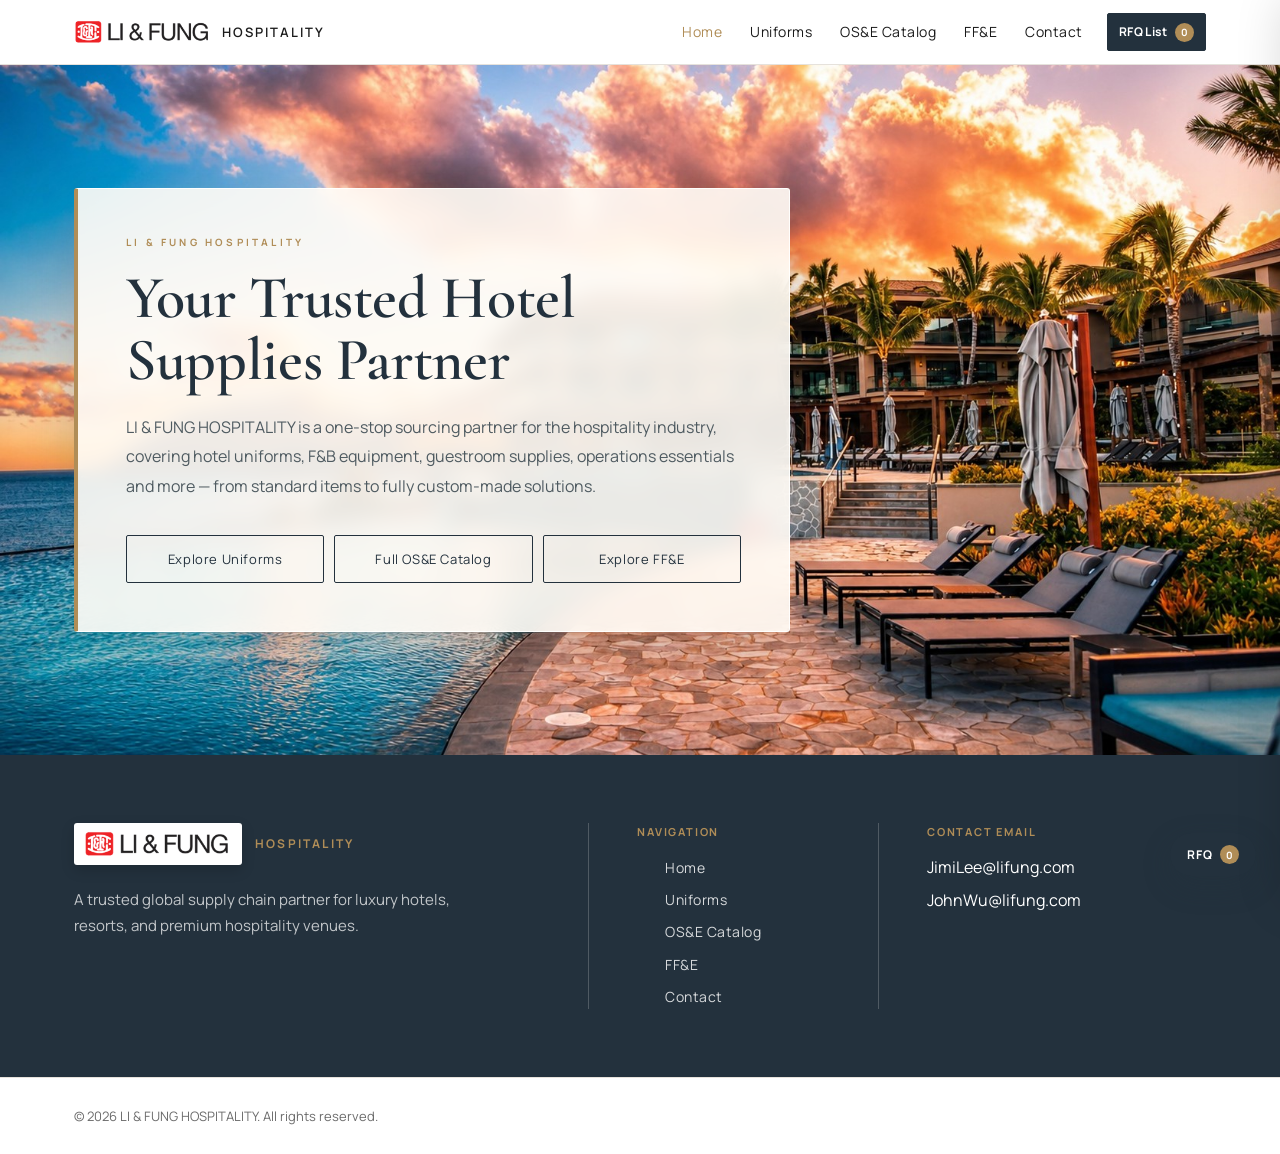
<file: index.html>
<!DOCTYPE html>
<html lang="en">
<head>
<meta charset="UTF-8" />
<meta name="viewport" content="width=device-width, initial-scale=1.0" />
<title>LI & FUNG HOSPITALITY — Hotel Supplies</title>
<link rel="preconnect" href="https://fonts.googleapis.com" />
<link rel="preconnect" href="https://fonts.gstatic.com" crossorigin />
<link href="https://fonts.googleapis.com/css2?family=Cormorant+Garamond:wght@500;600&family=Manrope:wght@400;500;600;700&display=swap" rel="stylesheet" />
<link rel="stylesheet" href="styles.css" />
</head>
<body class="home-page">

<header class="site-header">
  <div class="wrap header-inner">
    <div class="brand">
      <img src="images/brand/li-fung-logo.png" alt="LI & FUNG" />
      <span class="brand-hospitality">HOSPITALITY</span>
    </div>
    <nav>
      <a href="#home" aria-current="page">Home</a>
      <a href="uniforms.html">Uniforms</a>
      <a href="catalog.html">OS&amp;E Catalog</a>
      <a href="ffe.html">FF&amp;E</a>
      <a href="#contact">Contact</a>
    </nav>
  </div>
</header>

<main>
  <!-- HOME -->
  <section id="home" class="hero">
    <div class="wrap">
      <div class="hero-content">
        <span class="hero-kicker">LI &amp; FUNG HOSPITALITY</span>
        <h1 id="hero-tagline"></h1>
        <p id="hero-intro"></p>
        <div class="hero-actions">
          <a class="btn ghost" href="uniforms.html">Explore Uniforms</a>
          <a class="btn ghost" href="catalog.html">Full OS&amp;E Catalog</a>
          <a class="btn ghost" href="ffe.html">Explore FF&amp;E</a>
        </div>
      </div>
    </div>
  </section>

  <!-- CONTACT -->
  <section id="contact" class="contact">
    <div class="wrap contact-layout">
      <div class="contact-brand-block">
        <div class="contact-brand-lockup">
          <img src="images/brand/li-fung-logo.png" alt="LI &amp; FUNG" />
          <span>HOSPITALITY</span>
        </div>
        <p>A trusted global supply chain partner for luxury hotels, resorts, and premium hospitality venues.</p>
      </div>

      <nav class="contact-navigation" aria-label="Footer navigation">
        <p class="contact-label">Navigation</p>
        <a href="#home">Home</a>
        <a href="uniforms.html">Uniforms</a>
        <a href="catalog.html">OS&amp;E Catalog</a>
        <a href="ffe.html">FF&amp;E</a>
        <a href="#contact">Contact</a>
      </nav>

      <div class="contact-details">
        <p class="contact-label">Contact Email</p>
        <p class="contact-email"><span id="contact-email"></span></p>
      </div>
    </div>
  </section>
</main>

<footer class="site-footer">
  <div class="wrap">© <span id="year"></span> LI &amp; FUNG HOSPITALITY. All rights reserved.</div>
</footer>

<script src="data/catalog.js"></script>
<script src="rfq.js"></script>
<script src="app.js"></script>
</body>
</html>
</file>
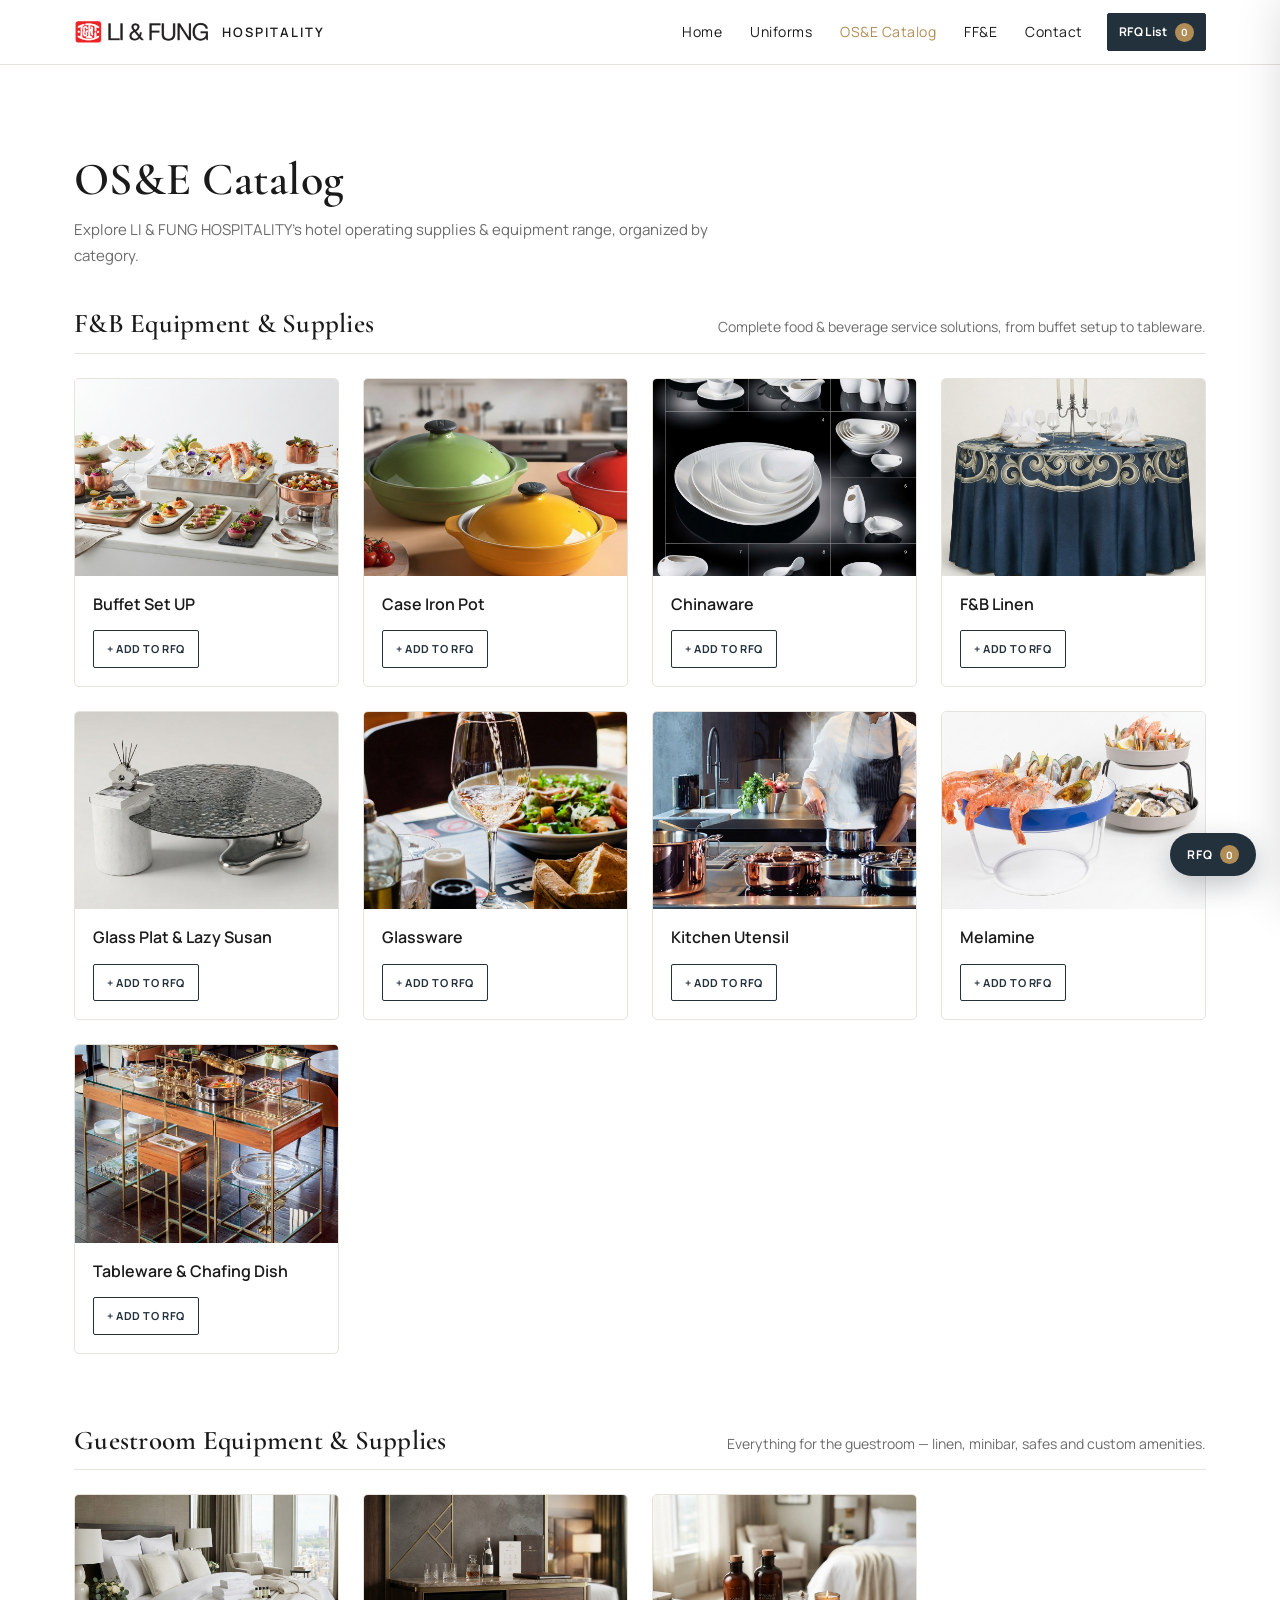
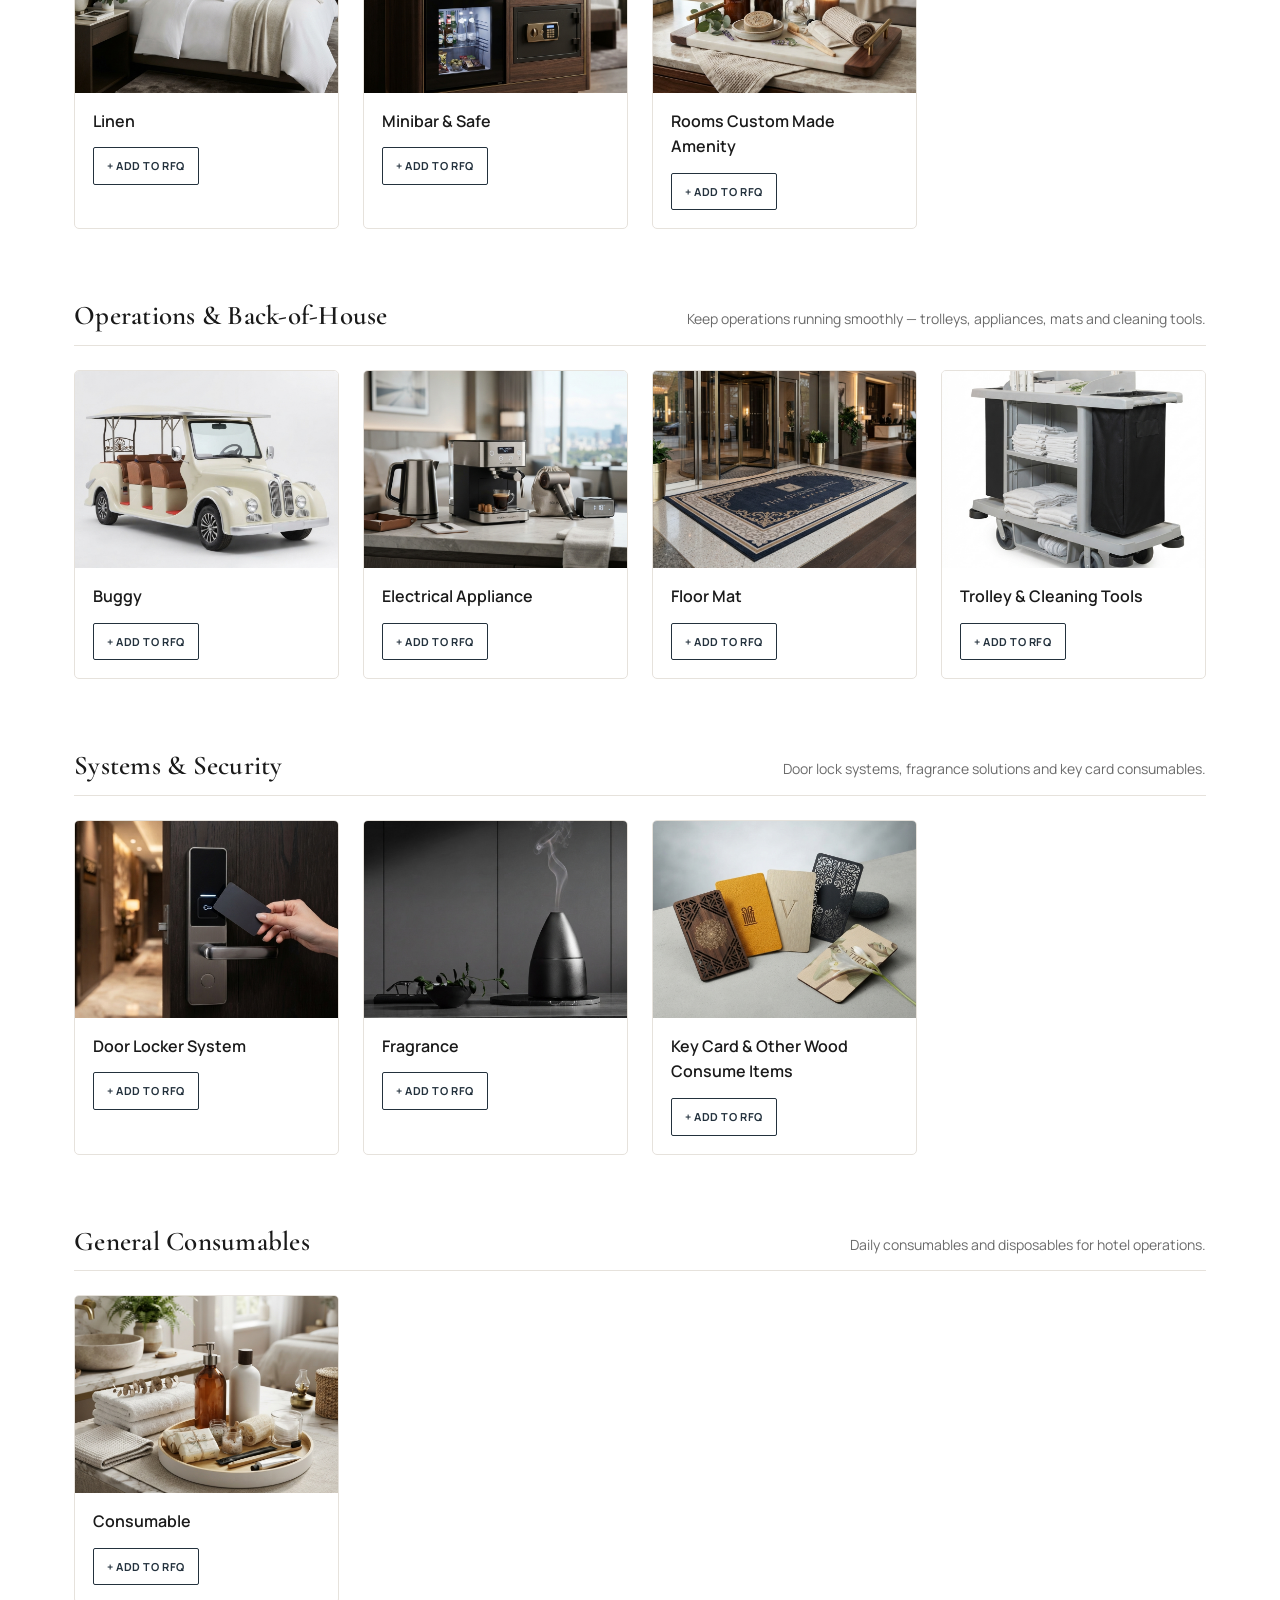
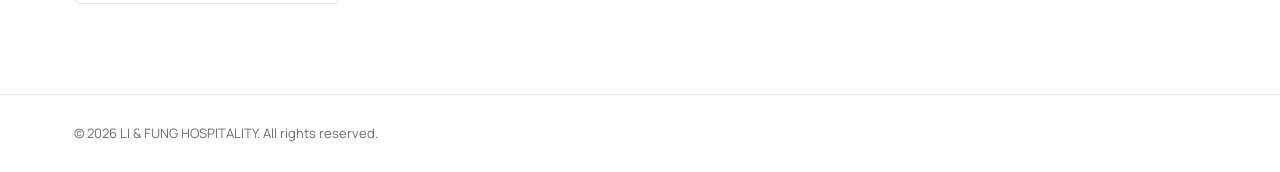
<file: catalog.html>
<!DOCTYPE html>
<html lang="en">
<head>
<meta charset="UTF-8" />
<meta name="viewport" content="width=device-width, initial-scale=1.0" />
<title>OS&amp;E Catalog — LI & FUNG HOSPITALITY</title>
<link rel="preconnect" href="https://fonts.googleapis.com" />
<link rel="preconnect" href="https://fonts.gstatic.com" crossorigin />
<link href="https://fonts.googleapis.com/css2?family=Cormorant+Garamond:wght@500;600&family=Manrope:wght@400;500;600;700&display=swap" rel="stylesheet" />
<link rel="stylesheet" href="styles.css" />
</head>
<body class="catalog-page">

<header class="site-header">
  <div class="wrap header-inner">
    <div class="brand">
      <img src="images/brand/li-fung-logo.png" alt="LI & FUNG" />
      <span class="brand-hospitality">HOSPITALITY</span>
    </div>
    <nav>
      <a href="index.html#home">Home</a>
      <a href="uniforms.html">Uniforms</a>
      <a href="catalog.html" aria-current="page">OS&amp;E Catalog</a>
      <a href="ffe.html">FF&amp;E</a>
      <a href="index.html#contact">Contact</a>
    </nav>
  </div>
</header>

<main>
  <section id="catalog" class="section">
    <div class="wrap">
      <h1>OS&amp;E Catalog</h1>
      <p class="section-sub">Explore LI &amp; FUNG HOSPITALITY’s hotel operating supplies &amp; equipment range, organized by category.</p>
      <div id="category-grid" class="category-grid"></div>
    </div>
  </section>
</main>

<footer class="site-footer">
  <div class="wrap">© <span id="year"></span> LI &amp; FUNG HOSPITALITY. All rights reserved.</div>
</footer>

<script src="data/catalog.js"></script>
<script src="rfq.js"></script>
<script src="app.js"></script>
</body>
</html>
</file>
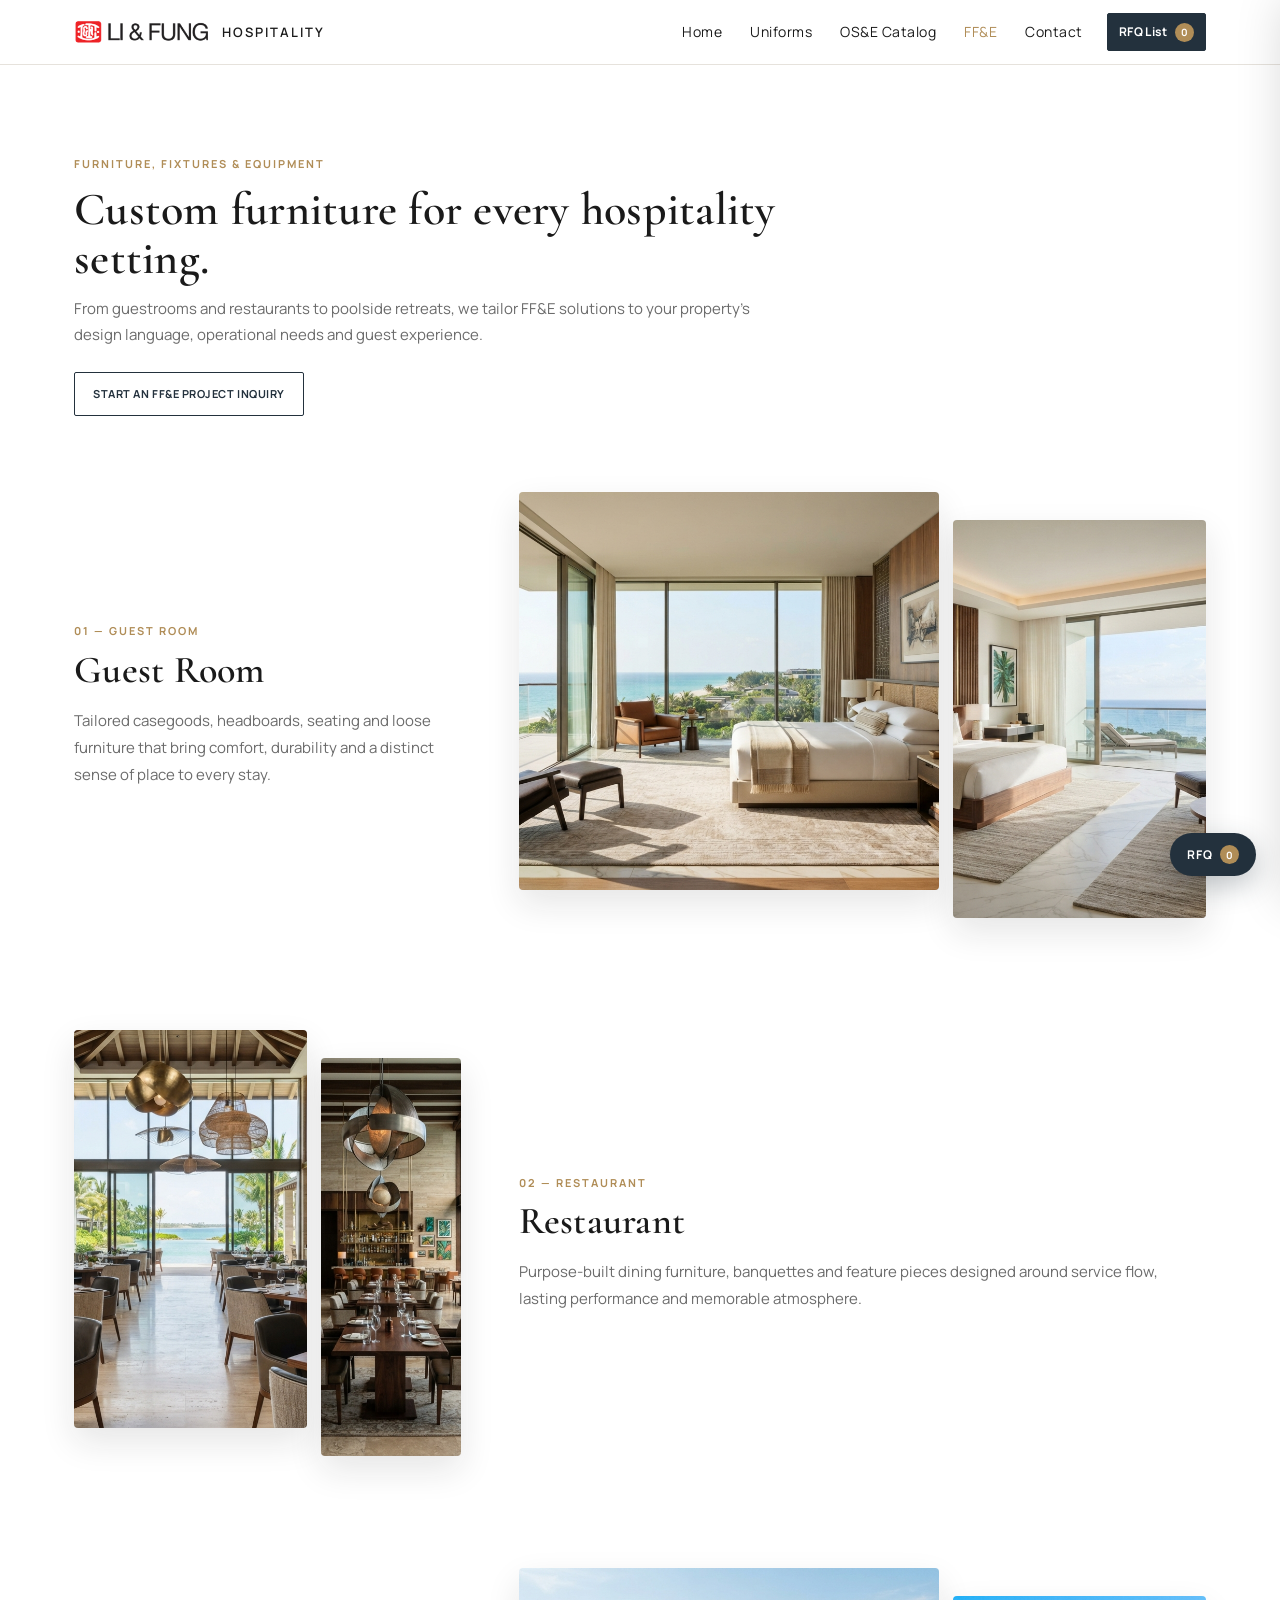
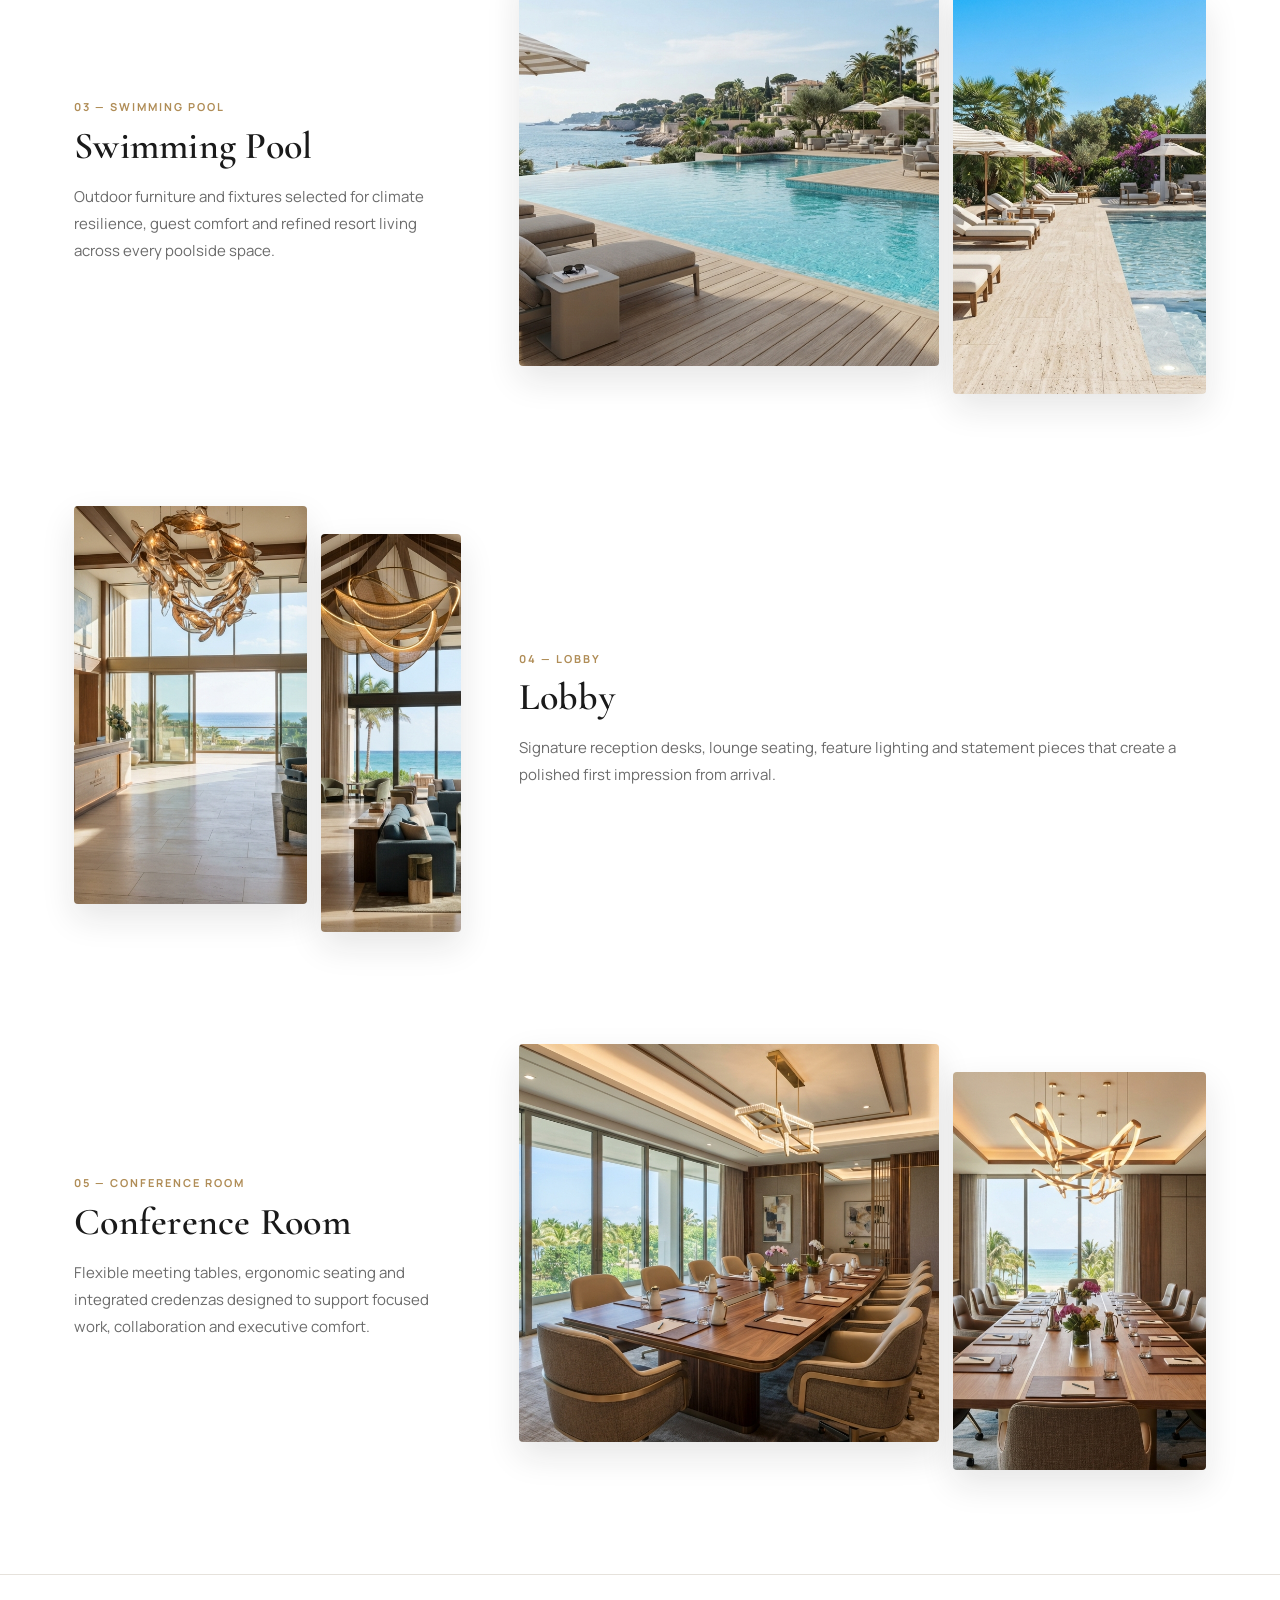
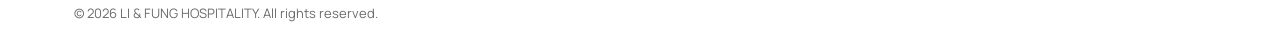
<file: ffe.html>
<!DOCTYPE html>
<html lang="en">
<head>
<meta charset="UTF-8" />
<meta name="viewport" content="width=device-width, initial-scale=1.0" />
<title>FF&amp;E — LI &amp; FUNG HOSPITALITY</title>
<link rel="preconnect" href="https://fonts.googleapis.com" />
<link rel="preconnect" href="https://fonts.gstatic.com" crossorigin />
<link href="https://fonts.googleapis.com/css2?family=Cormorant+Garamond:wght@500;600&family=Manrope:wght@400;500;600;700&display=swap" rel="stylesheet" />
<link rel="stylesheet" href="styles.css" />
</head>
<body class="ffe-page">

<header class="site-header">
  <div class="wrap header-inner">
    <div class="brand">
      <img src="images/brand/li-fung-logo.png" alt="LI &amp; FUNG" />
      <span class="brand-hospitality">HOSPITALITY</span>
    </div>
    <nav>
      <a href="index.html#home">Home</a>
      <a href="uniforms.html">Uniforms</a>
      <a href="catalog.html">OS&amp;E Catalog</a>
      <a href="ffe.html" aria-current="page">FF&amp;E</a>
      <a href="index.html#contact">Contact</a>
    </nav>
  </div>
</header>

<main>
  <section class="section ffe-intro">
    <div class="wrap">
      <p class="ffe-eyebrow">Furniture, Fixtures &amp; Equipment</p>
      <h1>Custom furniture for every hospitality setting.</h1>
      <p class="section-sub">From guestrooms and restaurants to poolside retreats, we tailor FF&amp;E solutions to your property’s design language, operational needs and guest experience.</p>
      <button class="rfq-add-button ffe-project-button" type="button" data-rfq-action="ffe-project" data-rfq-ffe-project>Start an FF&amp;E Project Inquiry</button>
    </div>
  </section>

  <section class="ffe-showcase" aria-label="FF&E custom furniture settings">
    <div class="wrap">
      <article class="ffe-scene">
        <div class="ffe-scene-copy">
          <p class="ffe-scene-label">01 — Guest Room</p>
          <h2>Guest Room</h2>
          <p>Tailored casegoods, headboards, seating and loose furniture that bring comfort, durability and a distinct sense of place to every stay.</p>
        </div>
        <div class="ffe-scene-gallery">
          <img src="images/ffe/guest-room-1.jpeg" alt="Custom hotel guest room furniture overlooking the sea" loading="lazy" />
          <img src="images/ffe/guest-room-2.jpeg" alt="Tailored furniture and fixtures in a luxury hotel guest room" loading="lazy" />
        </div>
      </article>

      <article class="ffe-scene ffe-scene--reverse">
        <div class="ffe-scene-copy">
          <p class="ffe-scene-label">02 — Restaurant</p>
          <h2>Restaurant</h2>
          <p>Purpose-built dining furniture, banquettes and feature pieces designed around service flow, lasting performance and memorable atmosphere.</p>
        </div>
        <div class="ffe-scene-gallery">
          <img src="images/ffe/restaurant-1.jpeg" alt="Custom furniture in a luxury resort restaurant" loading="lazy" />
          <img src="images/ffe/restaurant-2.jpeg" alt="Restaurant dining area with tailored furniture and fixtures" loading="lazy" />
        </div>
      </article>

      <article class="ffe-scene">
        <div class="ffe-scene-copy">
          <p class="ffe-scene-label">03 — Swimming Pool</p>
          <h2>Swimming Pool</h2>
          <p>Outdoor furniture and fixtures selected for climate resilience, guest comfort and refined resort living across every poolside space.</p>
        </div>
        <div class="ffe-scene-gallery">
          <img src="images/ffe/swimming-pool-1.jpeg" alt="Custom poolside furniture at a luxury coastal resort" loading="lazy" />
          <img src="images/ffe/swimming-pool-2.jpeg" alt="Outdoor resort furniture and fixtures beside a swimming pool" loading="lazy" />
        </div>
      </article>

      <article class="ffe-scene ffe-scene--reverse">
        <div class="ffe-scene-copy">
          <p class="ffe-scene-label">04 — Lobby</p>
          <h2>Lobby</h2>
          <p>Signature reception desks, lounge seating, feature lighting and statement pieces that create a polished first impression from arrival.</p>
        </div>
        <div class="ffe-scene-gallery">
          <img src="images/ffe/lobby-1.jpeg" alt="Custom reception furniture and lighting in a luxury hotel lobby" loading="lazy" />
          <img src="images/ffe/lobby-2.jpeg" alt="Tailored lobby seating and fixtures in a premium hospitality setting" loading="lazy" />
        </div>
      </article>

      <article class="ffe-scene">
        <div class="ffe-scene-copy">
          <p class="ffe-scene-label">05 — Conference Room</p>
          <h2>Conference Room</h2>
          <p>Flexible meeting tables, ergonomic seating and integrated credenzas designed to support focused work, collaboration and executive comfort.</p>
        </div>
        <div class="ffe-scene-gallery">
          <img src="images/ffe/conference-room-1.jpeg" alt="Custom furniture in a luxury hotel conference room" loading="lazy" />
          <img src="images/ffe/conference-room-2.jpeg" alt="Executive conference table and seating with custom fixtures" loading="lazy" />
        </div>
      </article>
    </div>
  </section>
</main>

<footer class="site-footer">
  <div class="wrap">© <span id="year"></span> LI &amp; FUNG HOSPITALITY. All rights reserved.</div>
</footer>

<script src="data/catalog.js"></script>
<script src="rfq.js"></script>
<script src="app.js"></script>
</body>
</html>
</file>
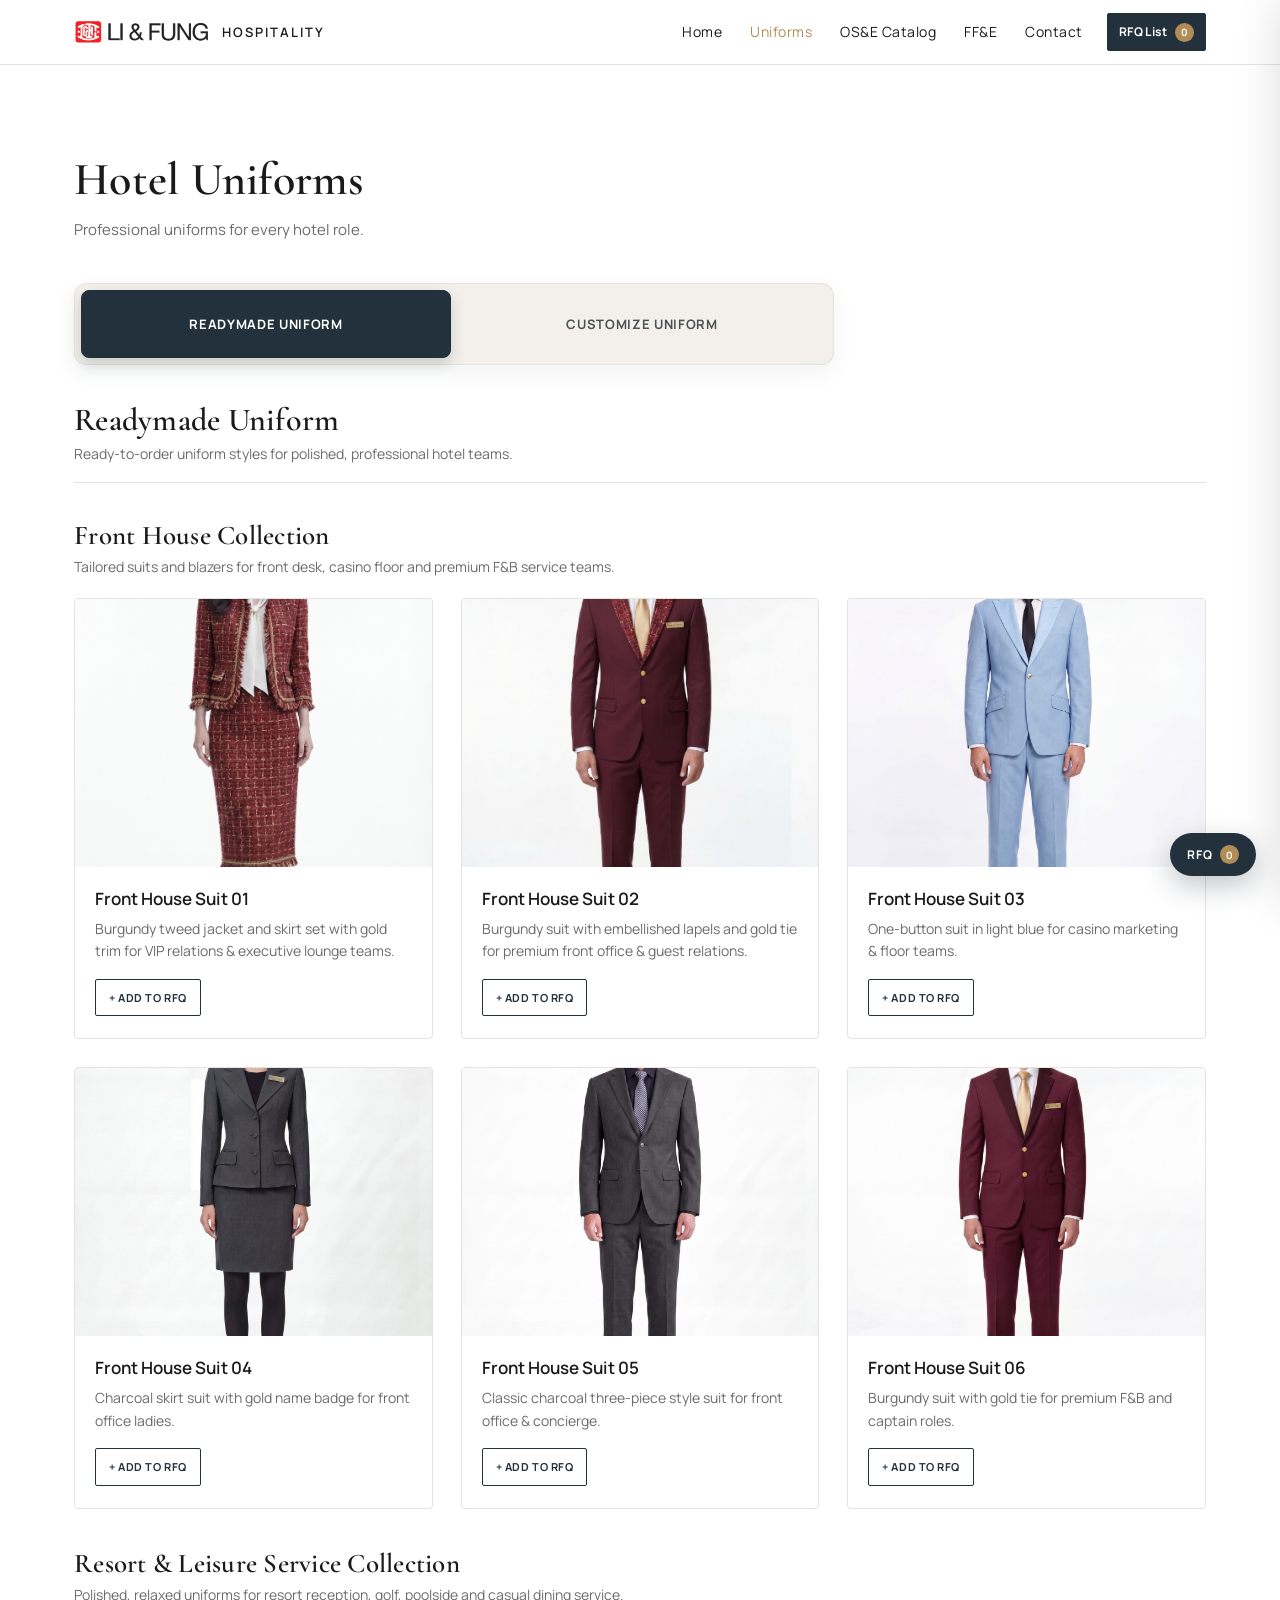
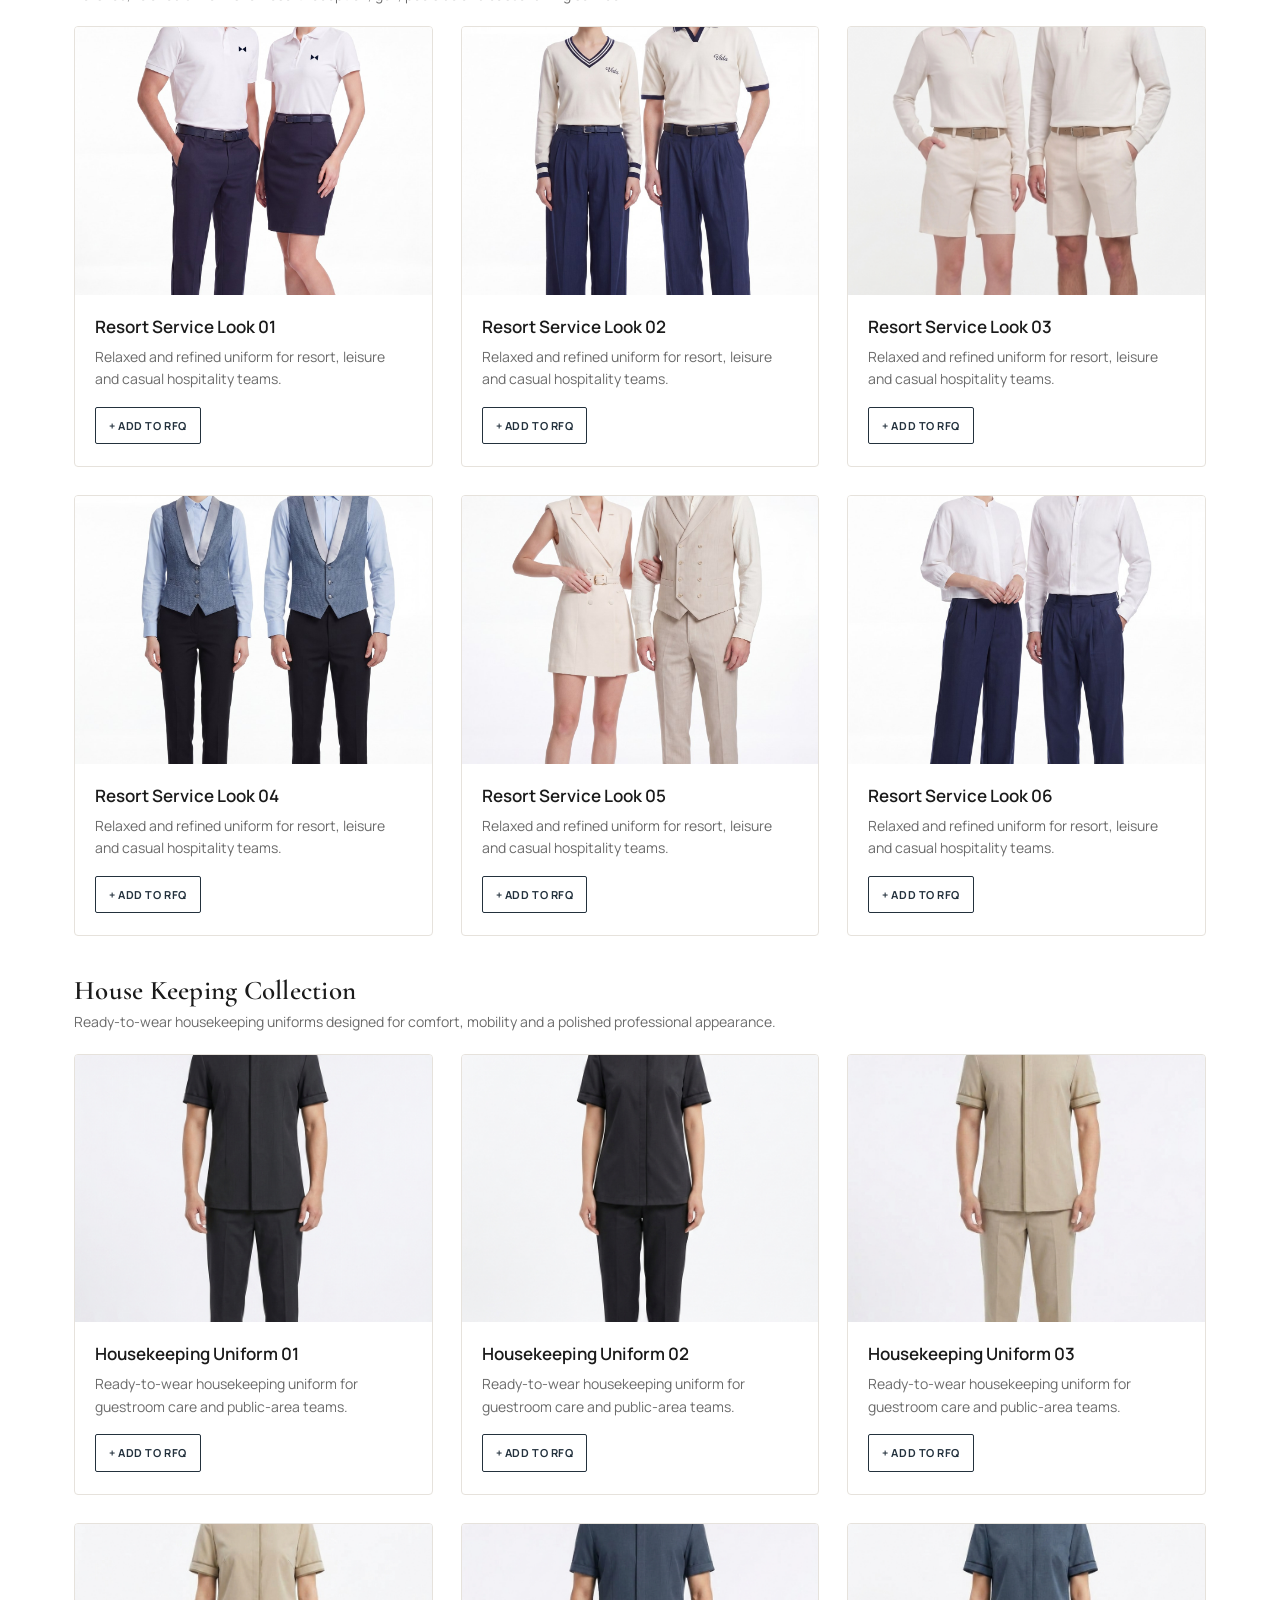
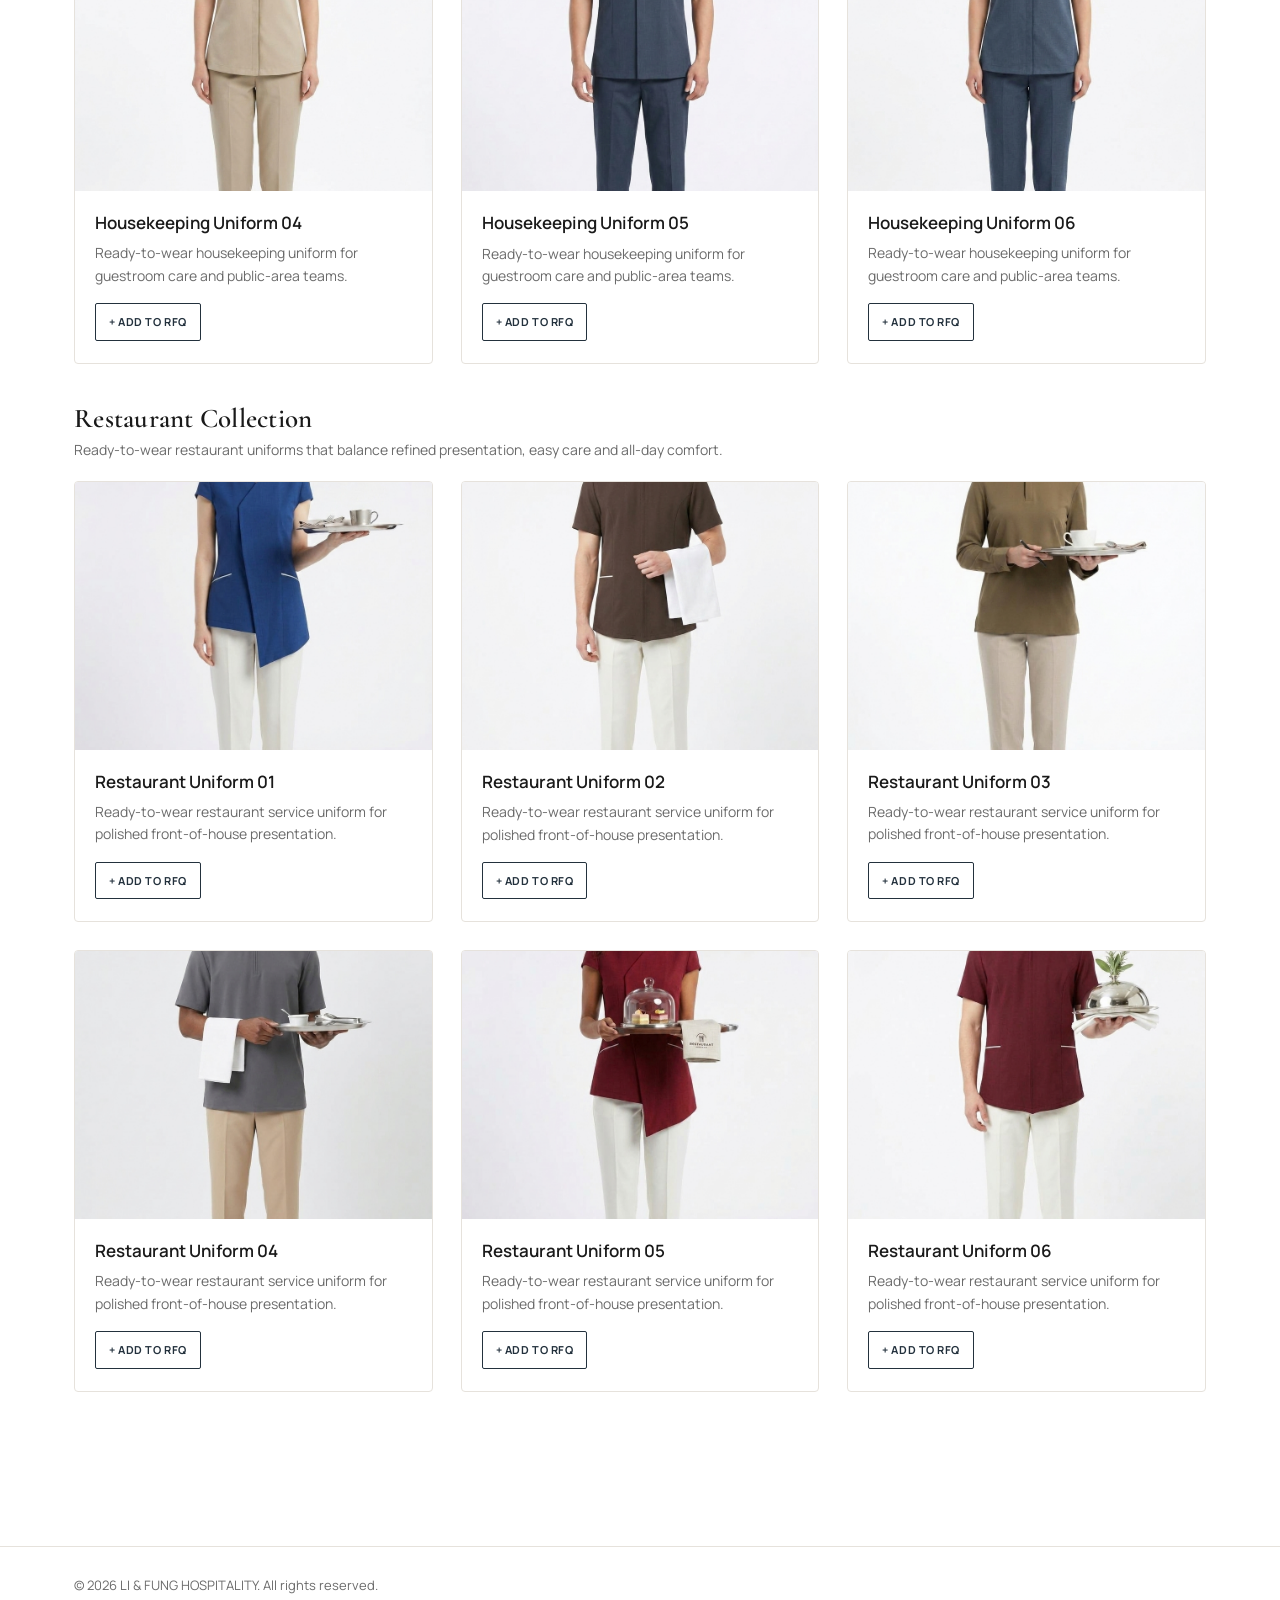
<file: uniforms.html>
<!DOCTYPE html>
<html lang="en">
<head>
<meta charset="UTF-8" />
<meta name="viewport" content="width=device-width, initial-scale=1.0" />
<title>Uniforms — LI & FUNG HOSPITALITY</title>
<link rel="preconnect" href="https://fonts.googleapis.com" />
<link rel="preconnect" href="https://fonts.gstatic.com" crossorigin />
<link href="https://fonts.googleapis.com/css2?family=Cormorant+Garamond:wght@500;600&family=Manrope:wght@400;500;600;700&display=swap" rel="stylesheet" />
<link rel="stylesheet" href="styles.css" />
</head>
<body class="uniforms-page">

<header class="site-header">
  <div class="wrap header-inner">
    <div class="brand">
      <img src="images/brand/li-fung-logo.png" alt="LI & FUNG" />
      <span class="brand-hospitality">HOSPITALITY</span>
    </div>
    <nav>
      <a href="index.html#home">Home</a>
      <a href="uniforms.html" aria-current="page">Uniforms</a>
      <a href="catalog.html">OS&amp;E Catalog</a>
      <a href="ffe.html">FF&amp;E</a>
      <a href="index.html#contact">Contact</a>
    </nav>
  </div>
</header>

<main>
  <section id="uniform" class="section">
    <div class="wrap">
      <h1>Hotel Uniforms</h1>
      <p class="section-sub">Professional uniforms for every hotel role.</p>
      <div id="product-grid" class="product-grid"></div>
    </div>
  </section>
</main>

<!-- PRODUCT MODAL -->
<div id="modal" class="modal" hidden>
  <div class="modal-box">
    <button class="modal-close" type="button" aria-label="Close product details" onclick="closeModal()">&times;</button>
    <img id="m-img" alt="" />
    <h2 id="m-name"></h2>
    <p id="m-desc"></p>
    <table id="m-specs"></table>
    <div id="m-rfq"></div>
  </div>
</div>

<footer class="site-footer">
  <div class="wrap">© <span id="year"></span> LI &amp; FUNG HOSPITALITY. All rights reserved.</div>
</footer>

<script src="data/catalog.js"></script>
<script src="rfq.js"></script>
<script src="app.js"></script>
</body>
</html>
</file>
<file: styles.css>
:root {
  --ink: #1a1a1a;
  --muted: #6b6b6b;
  --accent: #b08d57; /* hotel-gold */
  --bg: #ffffff;
  --bg-alt: #f7f5f2;
  --line: #e6e2dc;
}

* { margin: 0; padding: 0; box-sizing: border-box; }
body {
  font-family: "Helvetica Neue", Arial, "Segoe UI", sans-serif;
  color: var(--ink);
  background: var(--bg);
  line-height: 1.6;
}
.wrap { max-width: 1180px; margin: 0 auto; padding: 0 24px; }

/* Header */
.site-header {
  position: sticky; top: 0; z-index: 10;
  background: rgba(255,255,255,.95);
  border-bottom: 1px solid var(--line);
  backdrop-filter: blur(6px);
}
.header-inner { display: flex; align-items: center; justify-content: space-between; height: 64px; }
.brand { display: flex; align-items: center; gap: 10px; }
.brand img { width: 138px; height: auto; display: block; }
.brand .brand-hospitality { font-size: 13px; font-weight: 600; letter-spacing: 2px; color: var(--ink); }
@media (max-width: 620px) {
  .header-inner { height: auto; min-height: 64px; padding-top: 10px; padding-bottom: 10px; flex-wrap: wrap; gap: 8px; }
  .brand { width: 100%; }
  .brand img { width: 112px; }
  nav { width: 100%; display: flex; justify-content: space-between; }
  nav { gap: 10px; }
  nav a { margin-left: 0; font-size: 12px; }
  .series-switcher { width: 100%; }
}

@media (max-width: 460px) {
  .series-switcher { grid-template-columns: 1fr; }
}
nav a { margin-left: 28px; text-decoration: none; color: var(--ink); font-size: 14px; letter-spacing: .5px; }
nav a:hover { color: var(--accent); }

/* Hero */
.hero {
  min-height: 690px; padding: 96px 0;
  background-image: url("images/hero/resort-hotel-hero.jpg");
  background-position: center 52%; background-size: cover;
}
.hero .wrap { display: flex; align-items: center; min-height: 498px; }
.home-page { font-family: "Manrope", "Helvetica Neue", Arial, sans-serif; }
.hero-content {
  max-width: 716px; padding: 46px 48px 48px; position: relative;
  background: rgba(255, 252, 247, .91); border: 1px solid rgba(255, 255, 255, .9);
  border-left: 4px solid var(--accent); border-radius: 3px;
  box-shadow: 0 24px 56px rgba(25, 32, 38, .2); backdrop-filter: blur(10px);
}
.hero-kicker {
  display: block; margin-bottom: 18px; color: var(--accent); font-size: 10px;
  font-weight: 700; letter-spacing: 3.2px; line-height: 1.4; text-transform: uppercase;
}
.home-page .hero h1 {
  max-width: 650px; color: #23313d; font-family: "Cormorant Garamond", Georgia, serif;
  font-size: clamp(48px, 5vw, 60px); font-weight: 600; letter-spacing: -.35px; line-height: 1.04;
}
.home-page .hero p {
  max-width: 625px; margin-top: 22px; color: #4f5b61; font-size: 16px; line-height: 1.82;
}
.hero-actions { display: grid; grid-template-columns: repeat(3, minmax(0, 1fr)); gap: 10px; margin-top: 34px; max-width: 640px; }
.btn {
  display: inline-block; padding: 13px 18px; background: #23313d; color: #fff; text-decoration: none;
  font-size: 13px; letter-spacing: .6px; border-radius: 2px; text-align: center;
  transition: background .2s, border-color .2s, color .2s, transform .2s;
}
.btn.ghost { background: transparent; color: #23313d; border: 1px solid #23313d; }
.btn:hover { background: var(--accent); border-color: var(--accent); color:#fff; transform: translateY(-1px); }

/* Sections */
.section { padding: 90px 0; }
.section.alt { background: var(--bg-alt); }
.section h1, .section h2 { font-size: 32px; font-weight: 400; letter-spacing: 1px; }
nav a[aria-current="page"] { color: var(--accent); }

/* Page-specific editorial typography for the catalog pages. */
.uniforms-page, .catalog-page, .ffe-page { font-family: "Manrope", "Helvetica Neue", Arial, sans-serif; }
.uniforms-page .section h1, .catalog-page .section h1, .ffe-page .section h1,
.uniforms-page .series-head h3, .uniforms-page .collection-head h4,
.catalog-page .ose-category-head h2, .ffe-page .ffe-scene h2 {
  font-family: "Cormorant Garamond", Georgia, serif;
  font-weight: 600;
  letter-spacing: .25px;
  line-height: 1.08;
}
.uniforms-page .section h1, .catalog-page .section h1, .ffe-page .section h1 { font-size: 46px; }
.uniforms-page .section-sub, .catalog-page .section-sub, .ffe-page .section-sub { font-size: 15px; line-height: 1.75; }
.uniforms-page .series-head h3 { font-size: 32px; }
.uniforms-page .collection-head h4, .catalog-page .ose-category-head h2 { font-size: 27px; }
.section-sub { color: var(--muted); margin: 12px 0 40px; max-width: 680px; }

/* Product grid */
.product-grid { display: block; }
.product-row {
  display: grid; gap: 28px; margin-bottom: 40px;
  grid-template-columns: repeat(auto-fill, minmax(280px, 1fr));
}
.series-switcher {
  display: grid; grid-template-columns: repeat(2, minmax(0, 1fr)); gap: 6px;
  width: min(100%, 760px); margin: 0 0 38px; padding: 6px;
  background: #f3f0eb; border: 1px solid var(--line); border-radius: 12px;
  box-shadow: 0 8px 24px rgba(35, 49, 61, .06);
}
.series-tab {
  appearance: none; min-height: 68px; border: 1px solid transparent; border-radius: 8px;
  background: transparent; color: #4c5154; cursor: pointer; font: inherit; font-size: 13px;
  font-weight: 700; letter-spacing: .65px; padding: 14px 22px; text-align: center; text-transform: uppercase;
  transition: background .2s, border-color .2s, box-shadow .2s, color .2s, transform .2s;
}
.series-tab:hover { background: rgba(255, 255, 255, .75); color: #23313d; }
.series-tab[aria-selected="true"] {
  background: #23313d; border-color: #23313d; box-shadow: 0 6px 14px rgba(35, 49, 61, .2); color: #fff;
}
.series-tab[aria-selected="true"]:hover { background: #2d3e4b; transform: translateY(-1px); }
.series-tab:focus-visible { outline: 3px solid rgba(176, 141, 87, .6); outline-offset: 2px; }
.uniform-series { margin: 0 0 64px; }
.uniform-series[hidden] { display: none; }
.series-head { border-bottom: 1px solid var(--line); margin-bottom: 30px; padding-bottom: 16px; }
.series-head h3 { font-size: 26px; font-weight: 600; }
.series-head p { font-size: 14px; color: var(--muted); margin-top: 6px; }
.collection-head { margin: 38px 0 20px; }
.collection-head h4 { font-size: 22px; font-weight: 600; }
.collection-head p { font-size: 14px; color: var(--muted); margin-top: 6px; }
.card {
  background: #fff; border: 1px solid var(--line); border-radius: 4px;
  overflow: hidden; cursor: pointer; transition: box-shadow .2s, transform .2s;
}
.card:hover { box-shadow: 0 10px 30px rgba(0,0,0,.08); transform: translateY(-3px); }
.card-img {
  aspect-ratio: 4/3; background: #efece7; display: flex;
  align-items: center; justify-content: center; overflow: hidden;
}
.card-img img { width: 100%; height: 100%; object-fit: cover; }
.card-body { padding: 18px 20px 22px; }
.card-body h3 { font-size: 17px; font-weight: 600; }
.card-body p { font-size: 14px; color: var(--muted); margin-top: 6px; }
.empty { color: var(--muted); }

/* OS&E Catalog */
.category-grid { display: block; }
.ose-category { margin: 0 0 72px; }
.ose-category:last-child { margin-bottom: 0; }
.ose-category-head { display: flex; align-items: baseline; justify-content: space-between; gap: 24px; margin-bottom: 24px; padding-bottom: 14px; border-bottom: 1px solid var(--line); }
.ose-category-head h2 { font-size: 25px; font-weight: 600; letter-spacing: .2px; }
.ose-category-head p { max-width: 560px; color: var(--muted); font-size: 14px; }
.ose-subcategory-grid { display: grid; gap: 24px; grid-template-columns: repeat(auto-fill, minmax(245px, 1fr)); }
.ose-subcategory-card { background: #fff; border: 1px solid var(--line); border-radius: 5px; overflow: hidden; transition: box-shadow .2s, transform .2s; }
.ose-subcategory-card:hover { box-shadow: 0 10px 28px rgba(0,0,0,.09); transform: translateY(-3px); }
.ose-subcategory-image { aspect-ratio: 4 / 3; background: var(--bg-alt); overflow: hidden; }
.ose-subcategory-image img { width: 100%; height: 100%; display: block; object-fit: cover; transition: transform .35s ease; }
.ose-subcategory-card:hover img { transform: scale(1.04); }
.ose-subcategory-card h3 { padding: 16px 18px 18px; font-size: 16px; font-weight: 600; }
@media (max-width: 720px) {
  .ose-category-head { align-items: flex-start; flex-direction: column; gap: 8px; }
}

/* FF&E showcase */
.ffe-intro { padding-bottom: 54px; }
.ffe-eyebrow, .ffe-scene-label { color: var(--accent); font-size: 11px; font-weight: 700; letter-spacing: 2px; text-transform: uppercase; }
.ffe-intro h1 { max-width: 760px; margin-top: 12px; }
.ffe-intro .section-sub { max-width: 720px; margin-bottom: 0; }
.ffe-showcase { padding: 22px 0 104px; }
.ffe-scene { display: grid; grid-template-columns: minmax(230px, .72fr) minmax(0, 1.28fr); align-items: center; gap: 58px; margin-bottom: 112px; }
.ffe-scene:last-child { margin-bottom: 0; }
.ffe-scene--reverse .ffe-scene-copy { order: 2; }
.ffe-scene--reverse .ffe-scene-gallery { order: 1; }
.ffe-scene-copy h2 { margin: 10px 0 16px; font-size: 38px; }
.ffe-scene-copy > p:last-child { color: var(--muted); font-size: 15px; line-height: 1.8; }
.ffe-scene-gallery { display: grid; grid-template-columns: 1.25fr .75fr; gap: 14px; min-height: 370px; padding-bottom: 28px; }
.ffe-scene-gallery img { width: 100%; height: 100%; min-height: 370px; display: block; border-radius: 4px; box-shadow: 0 14px 34px rgba(26,26,26,.11); object-fit: cover; }
.ffe-scene-gallery img:nth-child(2) { margin-top: 28px; }
@media (max-width: 860px) {
  .ffe-scene, .ffe-scene--reverse { grid-template-columns: 1fr; gap: 28px; margin-bottom: 76px; }
  .ffe-scene--reverse .ffe-scene-copy, .ffe-scene--reverse .ffe-scene-gallery { order: initial; }
}
@media (max-width: 560px) {
  .ffe-showcase { padding-bottom: 72px; }
  .ffe-scene-gallery { min-height: 250px; gap: 10px; padding-bottom: 14px; }
  .ffe-scene-gallery img { min-height: 250px; }
  .ffe-scene-gallery img:nth-child(2) { margin-top: 14px; }
}

/* Contact */
.contact { background: #23313d; color: #fff; padding: 68px 0; }
.contact-layout { display: grid; grid-template-columns: minmax(0, 1.35fr) minmax(180px, .7fr) minmax(220px, .95fr); gap: 48px; }
.contact-brand-block, .contact-navigation, .contact-details { min-width: 0; }
.contact-navigation, .contact-details { border-left: 1px solid rgba(255,255,255,.2); padding-left: 48px; }
.contact-brand-lockup { display: flex; align-items: center; gap: 13px; margin-bottom: 22px; }
.contact-brand-lockup img { width: 168px; height: auto; padding: 8px 10px; background: #fff; border-radius: 3px; box-shadow: 0 5px 14px rgba(0,0,0,.16); }
.contact-brand-lockup span { color: var(--accent); font-size: 12px; font-weight: 700; letter-spacing: 2.2px; }
.contact-brand-block > p { max-width: 400px; color: rgba(255,255,255,.72); font-size: 15px; line-height: 1.75; }
.contact-label { color: var(--accent); font-size: 11px; font-weight: 700; letter-spacing: 1.8px; text-transform: uppercase; }
.contact-navigation { display: flex; flex-direction: column; align-items: flex-start; gap: 10px; }
.contact-navigation .contact-label { margin-bottom: 6px; }
.contact-navigation a { color: rgba(255,255,255,.82); font-size: 14px; text-decoration: none; transition: color .2s; }
.contact-navigation a:hover, .contact-navigation a:focus-visible { color: var(--accent); }
.contact-email { margin-top: 14px; }
.contact-email #contact-email { display: grid; gap: 8px; }
.contact-email a { color: #fff; display: block; font-size: 16px; text-decoration: none; transition: color .2s; }
.contact-email a:hover, .contact-email a:focus-visible { color: var(--accent); }

@media (max-width: 720px) {
  .contact { padding: 52px 0; }
  .contact-layout { grid-template-columns: 1fr; gap: 32px; }
  .contact-navigation, .contact-details { border-left: 0; border-top: 1px solid rgba(255,255,255,.2); padding: 28px 0 0; }
}

@media (max-width: 460px) {
  .contact-brand-lockup { align-items: flex-start; flex-direction: column; gap: 8px; }
}

/* Modal */
.modal {
  position: fixed; inset: 0; background: rgba(0,0,0,.55);
  display: flex; align-items: center; justify-content: center; z-index: 20; padding: 24px;
}
.modal[hidden] { display: none; }
.modal-box {
  background: #fff; border-radius: 6px; max-width: 620px; width: 100%;
  max-height: 90vh; overflow: auto; padding: 32px; position: relative;
}
.modal-box img { width: 100%; border-radius: 4px; margin-bottom: 20px; }
.modal-close {
  position: absolute; top: 12px; right: 16px; border: none; background: none;
  font-size: 28px; cursor: pointer; color: var(--muted);
}
.modal-box table { width: 100%; border-collapse: collapse; margin-top: 16px; font-size: 14px; }
.modal-box th, .modal-box td { text-align: left; padding: 8px 10px; border-top: 1px solid var(--line); }
.modal-box th { width: 140px; color: var(--muted); font-weight: 500; }

/* Footer */
.site-footer { border-top: 1px solid var(--line); padding: 28px 0; font-size: 13px; color: var(--muted); }

@media (max-width: 640px) {
  .uniforms-page .section h1, .catalog-page .section h1, .ffe-page .section h1 { font-size: 38px; }
  .uniforms-page .series-head h3 { font-size: 29px; }
  .uniforms-page .collection-head h4, .catalog-page .ose-category-head h2 { font-size: 25px; }
  .hero { min-height: 690px; padding: 82px 0 64px; background-position: 58% center; }
  .hero .wrap { min-height: 544px; }
  .hero-content { padding: 34px 26px 36px; }
  .hero-kicker { margin-bottom: 14px; font-size: 10px; letter-spacing: 2.4px; }
  .home-page .hero h1 { font-size: 43px; }
  .home-page .hero p { font-size: 15px; line-height: 1.76; }
  .hero-actions { display: grid; grid-template-columns: 1fr; gap: 10px; margin-top: 28px; }
  .hero-actions > .btn { display: block; padding: 13px 18px; }
  nav a { margin-left: 16px; }
}

/* RFQ list */
.site-header nav { display: flex; align-items: center; }
.rfq-nav-button, .rfq-float-button, .rfq-add-button, .rfq-remove, .rfq-quantity-control button, .rfq-email-button, .rfq-form-submit {
  font: inherit; cursor: pointer;
}
.rfq-nav-button {
  margin-left: 24px; padding: 8px 11px; border: 1px solid #23313d; border-radius: 2px;
  background: #23313d; color: #fff; font-size: 12px; font-weight: 700; letter-spacing: .35px; white-space: nowrap;
}
.rfq-nav-button span, .rfq-float-button span { display: inline-grid; width: 19px; height: 19px; margin-left: 5px; place-items: center; border-radius: 50%; background: var(--accent); color: #fff; font-size: 10px; }
.rfq-add-button {
  border: 1px solid #23313d; border-radius: 2px; background: transparent; color: #23313d;
  padding: 9px 13px; font-size: 11px; font-weight: 700; letter-spacing: .55px; text-transform: uppercase;
  transition: background .2s, border-color .2s, color .2s;
}
.rfq-add-button:hover { background: #23313d; color: #fff; }
.rfq-add-button:disabled, .rfq-add-button.is-added { border-color: #8d9a95; background: #eef2ef; color: #59665f; cursor: default; }
.rfq-card-button { margin-top: 16px; }
.series-head { display: flex; align-items: flex-start; justify-content: space-between; gap: 20px; }
.series-head > div { min-width: 0; }
.series-head .rfq-add-button { flex: 0 0 auto; margin-top: 2px; }
.ose-subcategory-body { padding: 16px 18px 18px; }
.ose-subcategory-card h3 { padding: 0; }
.ose-subcategory-body .rfq-add-button { margin-top: 13px; }
.ffe-scene-copy .rfq-add-button { margin-top: 22px; }

.rfq-float-button {
  position: fixed; right: 24px; bottom: 24px; z-index: 31; border: 0; border-radius: 999px;
  background: #23313d; box-shadow: 0 10px 28px rgba(35,49,61,.28); color: #fff; padding: 12px 17px;
  font-size: 12px; font-weight: 700; letter-spacing: .7px; transition: background .2s, transform .2s;
}
.rfq-float-button:hover { background: var(--accent); transform: translateY(-2px); }
.rfq-overlay { position: fixed; inset: 0; z-index: 38; background: rgba(16,24,29,.38); opacity: 0; pointer-events: none; transition: opacity .25s; }
.rfq-overlay.is-visible { opacity: 1; pointer-events: auto; }
.rfq-drawer {
  position: fixed; top: 0; right: 0; z-index: 39; display: flex; flex-direction: column; width: min(440px, 100%); height: 100dvh;
  background: #fff; box-shadow: -18px 0 46px rgba(0,0,0,.16); transform: translateX(105%); transition: transform .3s ease;
}
.rfq-drawer.is-open { transform: translateX(0); }
.rfq-drawer-head { display: flex; align-items: flex-start; justify-content: space-between; padding: 27px 26px 22px; border-bottom: 1px solid var(--line); }
.rfq-drawer-head p, .rfq-modal-eyebrow { color: var(--accent); font-size: 10px; font-weight: 700; letter-spacing: 1.8px; text-transform: uppercase; }
.rfq-drawer-head h2 { margin-top: 3px; color: #23313d; font-family: "Cormorant Garamond", Georgia, serif; font-size: 32px; font-weight: 600; }
.rfq-drawer-head > button { border: 0; background: none; color: var(--muted); cursor: pointer; font-size: 30px; line-height: 1; }
.rfq-drawer-items { flex: 1; overflow-y: auto; padding: 18px 26px 26px; }
.rfq-empty { margin: 26px 0; color: var(--muted); font-size: 14px; line-height: 1.7; }
.rfq-item { padding: 20px 0; border-bottom: 1px solid var(--line); }
.rfq-item-title { display: flex; justify-content: space-between; gap: 14px; }
.rfq-item-title h3 { color: #23313d; font-size: 15px; }
.rfq-item-title p { margin-top: 3px; color: var(--muted); font-size: 13px; }
.rfq-remove { border: 0; background: none; color: #9b4b45; font-size: 11px; text-decoration: underline; }
.rfq-meta { display: flex; flex-wrap: wrap; gap: 7px 15px; margin: 14px 0; color: var(--muted); font-size: 12px; }
.rfq-field { display: grid; gap: 7px; margin-top: 13px; color: #23313d; font-size: 12px; font-weight: 700; }
.rfq-field textarea, .rfq-product-fields textarea, .rfq-form textarea, .rfq-product-fields input, .rfq-form input {
  width: 100%; border: 1px solid var(--line); border-radius: 2px; background: #fff; color: var(--ink); font: inherit; font-size: 13px; font-weight: 400; line-height: 1.5; padding: 9px 10px; resize: vertical;
}
.rfq-quantity-control { display: inline-grid; grid-template-columns: 34px 64px 34px; width: max-content; border: 1px solid var(--line); border-radius: 2px; overflow: hidden; }
.rfq-quantity-control button { border: 0; background: var(--bg-alt); color: #23313d; font-size: 18px; }
.rfq-quantity-control input { width: 64px; border: 0; border-left: 1px solid var(--line); border-right: 1px solid var(--line); font: inherit; text-align: center; }
.rfq-drawer-footer { padding: 18px 26px 26px; border-top: 1px solid var(--line); }
.rfq-drawer-footer p { margin-bottom: 13px; color: var(--muted); font-size: 13px; }
.rfq-email-button, .rfq-form-submit { width: 100%; border: 1px solid #23313d; border-radius: 2px; background: #23313d; color: #fff; padding: 13px 16px; font-size: 12px; font-weight: 700; letter-spacing: .7px; text-transform: uppercase; }
.rfq-email-button:disabled { border-color: #bac0bd; background: #bac0bd; cursor: not-allowed; }
.custom-rfq-modal { z-index: 45; }
.custom-rfq-box { max-width: 610px; }
.custom-rfq-box h2 { margin-top: 5px; color: #23313d; font-family: "Cormorant Garamond", Georgia, serif; font-size: 35px; font-weight: 600; }
.rfq-modal-intro { margin: 10px 0 22px; color: var(--muted); font-size: 14px; }
.rfq-form, .rfq-product-form { display: grid; gap: 14px; margin-top: 22px; }
.rfq-form label, .rfq-product-fields label { display: grid; gap: 6px; color: #23313d; font-size: 12px; font-weight: 700; }
.rfq-product-fields { display: grid; gap: 13px; }
.rfq-modal-meta { display: flex; flex-wrap: wrap; gap: 8px 18px; color: var(--muted); font-size: 12px; }
.rfq-product-form { padding-top: 22px; border-top: 1px solid var(--line); }

@media (max-width: 720px) {
  .site-header nav { flex-wrap: wrap; justify-content: flex-start; }
  .rfq-nav-button { margin-left: 0; padding: 7px 9px; }
  .series-head { flex-direction: column; }
  .series-head .rfq-add-button { margin-top: 0; }
}
@media (max-width: 520px) {
  .rfq-float-button { right: 16px; bottom: 16px; }
  .rfq-drawer-head, .rfq-drawer-items, .rfq-drawer-footer { padding-left: 19px; padding-right: 19px; }
  .custom-rfq-box { padding: 28px 20px; }
}
@media (max-width: 720px) {
  .site-header nav a { margin-left: 0; }
}
.ffe-project-button { margin-top: 24px; padding: 12px 18px; }
</file>
